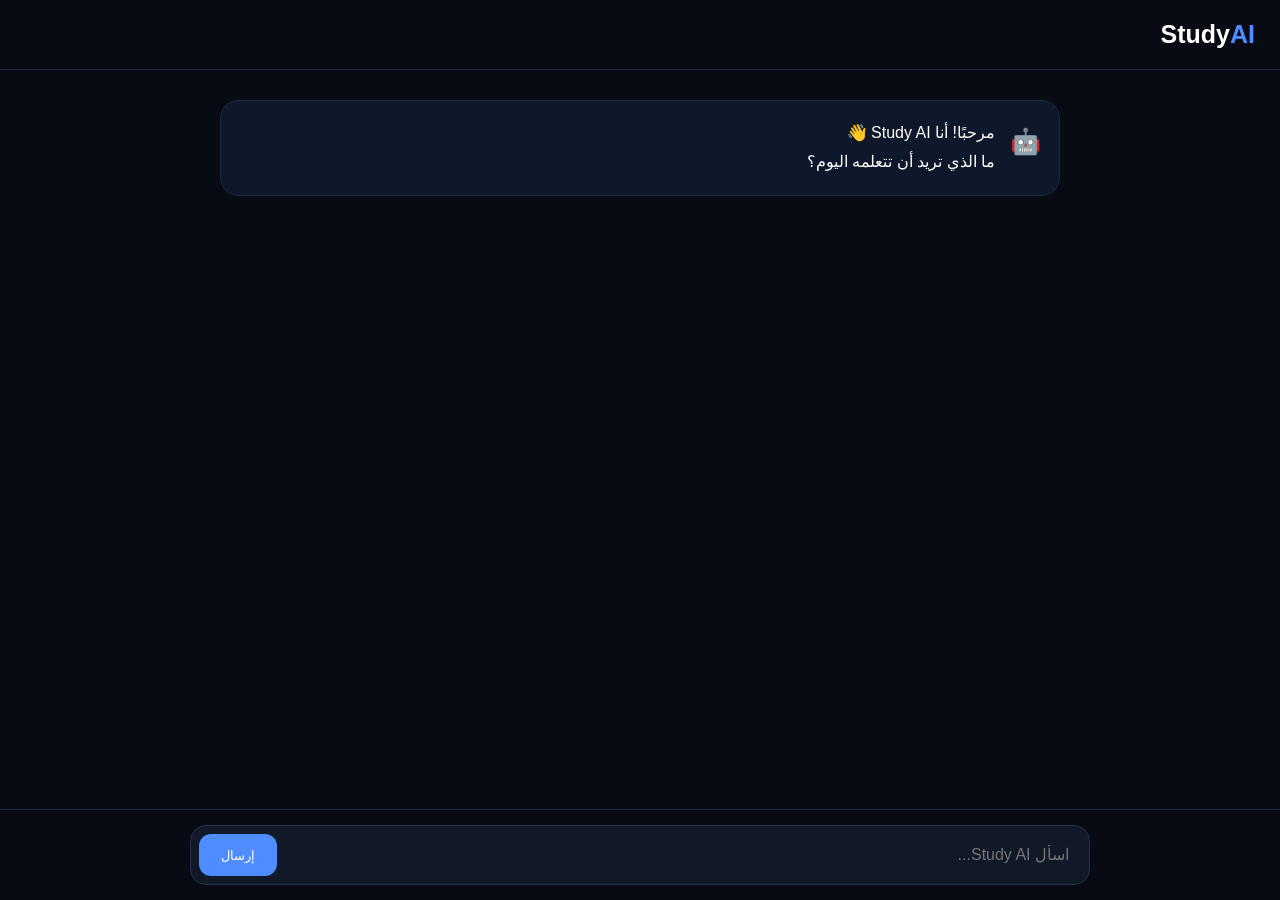
<file: templates/chat.html>
<!DOCTYPE html>
<html lang="ar" dir="rtl">

<head>

<meta charset="UTF-8">

<meta name="viewport"
      content="width=device-width, initial-scale=1.0">

<title>Study AI</title>

<style>

* {
    box-sizing: border-box;
}

body {
    margin: 0;
    background: #080b14;
    color: white;
    font-family: Arial, sans-serif;
}

.header {
    height: 70px;
    border-bottom: 1px solid #1e293b;

    display: flex;
    align-items: center;

    padding: 0 25px;
}

.logo {
    font-size: 25px;
    font-weight: bold;
}

.logo span {
    color: #4f8cff;
}

.chat {
    height: calc(100vh - 150px);
    max-width: 900px;

    margin: auto;

    padding: 30px;

    overflow-y: auto;
}

.message {
    display: flex;
    gap: 15px;

    margin-bottom: 25px;

    padding: 18px;

    border-radius: 18px;

    line-height: 1.8;
}

.user {
    background: #111827;
}

.ai {
    background: #0f172a;
    border: 1px solid #1e293b;
}

.avatar {
    font-size: 25px;
}

.input-area {
    position: fixed;

    bottom: 0;
    left: 0;
    right: 0;

    padding: 15px;

    background: #080b14;

    border-top: 1px solid #1e293b;
}

.input-box {
    max-width: 900px;
    margin: auto;

    display: flex;
    gap: 10px;

    background: #111827;

    border: 1px solid #263247;

    padding: 8px;

    border-radius: 16px;
}

#question {
    flex: 1;

    background: transparent;

    border: none;
    outline: none;

    color: white;

    padding: 12px;

    font-size: 16px;
}

button {
    border: none;

    background: #4f8cff;

    color: white;

    border-radius: 12px;

    padding: 12px 22px;

    cursor: pointer;
}

</style>

</head>

<body>

<header class="header">

    <div class="logo">
        Study<span>AI</span>
    </div>

</header>


<div id="chat" class="chat">

    <div class="message ai">

        <div class="avatar">
            🤖
        </div>

        <div>
            مرحبًا! أنا Study AI 👋
            <br>
            ما الذي تريد أن تتعلمه اليوم؟
        </div>

    </div>

</div>


<div class="input-area">

    <div class="input-box">

        <input
            id="question"
            placeholder="اسأل Study AI..."
            onkeydown="if(event.key === 'Enter') askAI()"
        >

        <button onclick="askAI()">
            إرسال
        </button>

    </div>

</div>


<script src="/static/js/app.js"></script>

</body>

</html>
</file>
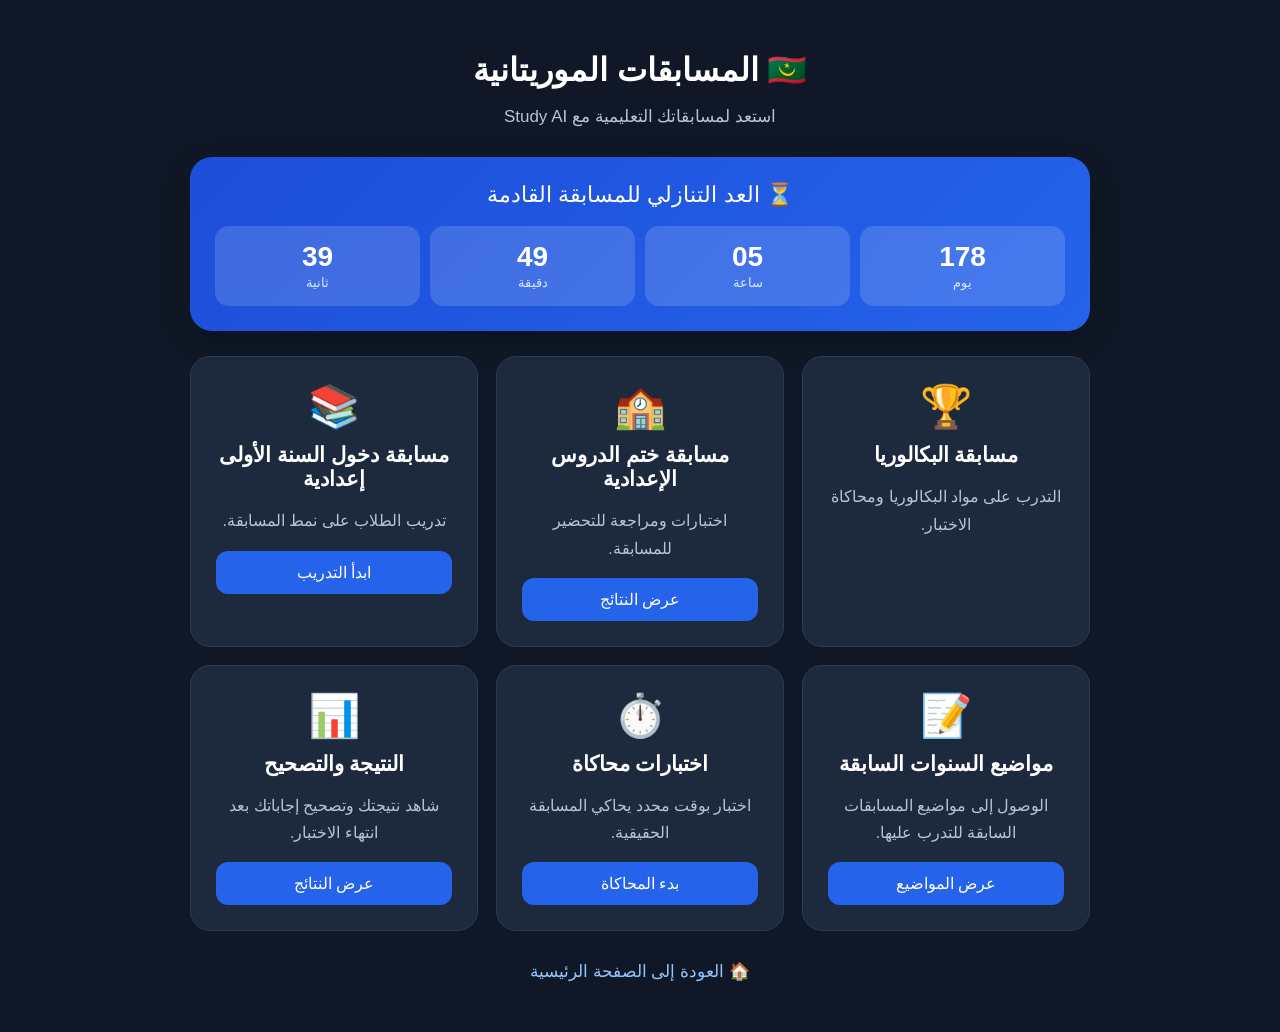
<file: templates/competitions.html>
<!DOCTYPE html>
<html lang="ar" dir="rtl">
<head>
    <meta charset="UTF-8">
    <meta name="viewport" content="width=device-width, initial-scale=1.0">
    <title>المسابقات الموريتانية - Study AI</title>

    <style>
        * {
            box-sizing: border-box;
        }

        body {
            margin: 0;
            font-family: Arial, sans-serif;
            background: #101827;
            color: white;
        }

        .container {
            width: min(100% - 30px, 900px);
            margin: auto;
            padding: 30px 0 50px;
        }

        .header {
            text-align: center;
            margin-bottom: 30px;
        }

        .header h1 {
            font-size: 32px;
            margin-bottom: 10px;
        }

        .header p {
            color: #b8c3d6;
            font-size: 17px;
        }

        .countdown-box {
            background: linear-gradient(135deg, #1d4ed8, #2563eb);
            border-radius: 22px;
            padding: 25px;
            text-align: center;
            margin-bottom: 25px;
            box-shadow: 0 10px 30px rgba(0,0,0,.25);
        }

        .countdown-title {
            font-size: 22px;
            margin-bottom: 18px;
        }

        .countdown {
            display: grid;
            grid-template-columns: repeat(4, 1fr);
            gap: 10px;
        }

        .time {
            background: rgba(255,255,255,.15);
            border-radius: 14px;
            padding: 15px 5px;
        }

        .time strong {
            display: block;
            font-size: 28px;
        }

        .time span {
            font-size: 13px;
            color: #dbeafe;
        }

        .cards {
            display: grid;
            grid-template-columns: repeat(auto-fit, minmax(250px, 1fr));
            gap: 18px;
        }

        .card {
            background: #1d293d;
            border: 1px solid #2c3b55;
            border-radius: 20px;
            padding: 25px;
            text-align: center;
            transition: .2s;
        }

        .card:hover {
            transform: translateY(-3px);
            border-color: #3b82f6;
        }

        .icon {
            font-size: 42px;
            margin-bottom: 12px;
        }

        .card h2 {
            font-size: 21px;
            margin: 8px 0;
        }

        .card p {
            color: #b8c3d6;
            line-height: 1.7;
        }

        button {
            border: 0;
            background: #2563eb;
            color: white;
            padding: 12px 20px;
            border-radius: 12px;
            font-size: 16px;
            cursor: pointer;
            width: 100%;
        }

        button:hover {
            background: #1d4ed8;
        }

        .back {
            display: block;
            text-align: center;
            color: #93c5fd;
            margin-top: 30px;
            text-decoration: none;
            font-size: 17px;
        }

        @media (max-width: 600px) {
            .header h1 {
                font-size: 27px;
            }

            .countdown {
                grid-template-columns: repeat(2, 1fr);
            }
        }
    </style>
</head>

<body>

<div class="container">

    <div class="header">
        <h1>🇲🇷 المسابقات الموريتانية</h1>
        <p>استعد لمسابقاتك التعليمية مع Study AI</p>
    </div>

    <div class="countdown-box">
        <div class="countdown-title">
            ⏳ العد التنازلي للمسابقة القادمة
        </div>

        <div class="countdown">
            <div class="time">
                <strong id="days">00</strong>
                <span>يوم</span>
            </div>

            <div class="time">
                <strong id="hours">00</strong>
                <span>ساعة</span>
            </div>

            <div class="time">
                <strong id="minutes">00</strong>
                <span>دقيقة</span>
            </div>

            <div class="time">
                <strong id="seconds">00</strong>
                <span>ثانية</span>
            </div>
        </div>
    </div>

    <div class="cards">

        <div class="card">
            <div class="icon">🏆</div>
            <h2>مسابقة البكالوريا</h2>
            <p>التدرب على مواد البكالوريا ومحاكاة الاختبار.</p>
        </div>

        <div class="card">
            <div class="icon">🏫</div>
            <h2>مسابقة ختم الدروس الإعدادية</h2>
            <p>اختبارات ومراجعة للتحضير للمسابقة.</p>
<button onclick="location.href='/results'">عرض النتائج</button>
        </div>

        <div class="card">
            <div class="icon">📚</div>
            <h2>مسابقة دخول السنة الأولى إعدادية</h2>
            <p>تدريب الطلاب على نمط المسابقة.</p>
            <button onclick="comingSoon()">ابدأ التدريب</button>
        </div>

        <div class="card">
            <div class="icon">📝</div>
            <h2>مواضيع السنوات السابقة</h2>
            <p>الوصول إلى مواضيع المسابقات السابقة للتدرب عليها.</p>
            <button onclick="location.href='/past-papers'">عرض المواضيع</button>
        </div>

        <div class="card">
            <div class="icon">⏱️</div>
            <h2>اختبارات محاكاة</h2>
            <p>اختبار بوقت محدد يحاكي المسابقة الحقيقية.</p>
            <button onclick="comingSoon()">بدء المحاكاة</button>
        </div>

        <div class="card">
            <div class="icon">📊</div>
            <h2>النتيجة والتصحيح</h2>
            <p>شاهد نتيجتك وتصحيح إجاباتك بعد انتهاء الاختبار.</p>
            <button onclick="comingSoon()">عرض النتائج</button>
        </div>

    </div>

    <a class="back" href="/">
        🏠 العودة إلى الصفحة الرئيسية
    </a>

</div>

<script>
    /*
      غيّر هذا التاريخ لاحقًا إلى التاريخ الرسمي للمسابقة.
      الصيغة:
      YYYY-MM-DDTHH:MM:SS
    */
    const competitionDate = new Date("2027-06-01T08:00:00").getTime();

    function updateCountdown() {
        const now = new Date().getTime();
        const difference = competitionDate - now;

        if (difference <= 0) {
            document.getElementById("days").textContent = "00";
            document.getElementById("hours").textContent = "00";
            document.getElementById("minutes").textContent = "00";
            document.getElementById("seconds").textContent = "00";
            return;
        }

        const days = Math.floor(difference / (1000 * 60 * 60 * 24));
        const hours = Math.floor(
            (difference / (1000 * 60 * 60)) % 24
        );
        const minutes = Math.floor(
            (difference / (1000 * 60)) % 60
        );
        const seconds = Math.floor(
            (difference / 1000) % 60
        );

        document.getElementById("days").textContent =
            String(days).padStart(2, "0");

        document.getElementById("hours").textContent =
            String(hours).padStart(2, "0");

        document.getElementById("minutes").textContent =
            String(minutes).padStart(2, "0");

        document.getElementById("seconds").textContent =
            String(seconds).padStart(2, "0");
    }

    setInterval(updateCountdown, 1000);
    updateCountdown();

    function comingSoon() {
        alert("🚧 هذا القسم قيد التجهيز وسيتم إضافة محتوى المسابقات قريبًا.");
    }
</script>

</body>
</html>
</file>
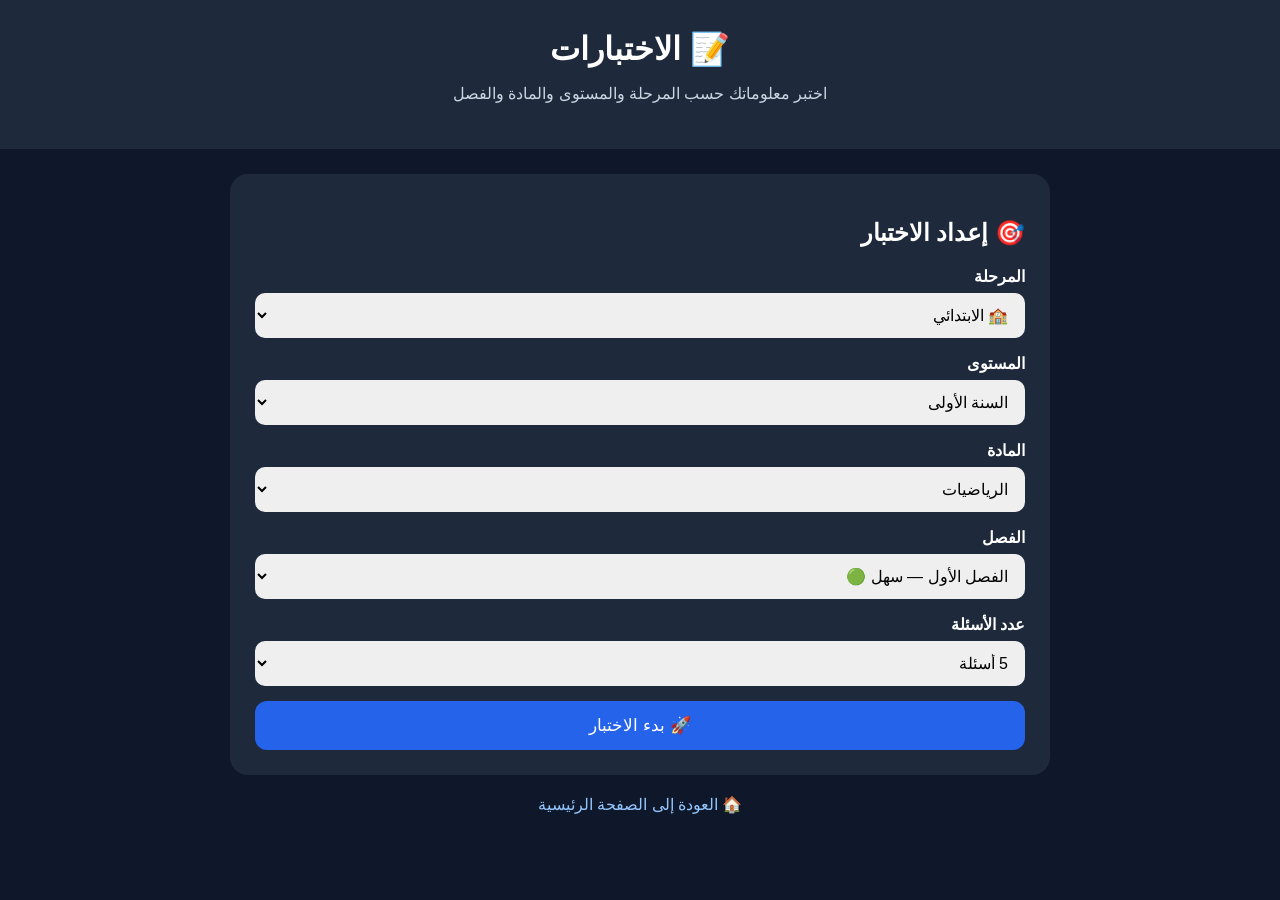
<file: templates/quizzes.html>
<!DOCTYPE html>
<html lang="ar" dir="rtl">
<head>
<meta charset="UTF-8">
<meta name="viewport" content="width=device-width, initial-scale=1.0">
<title>الاختبارات - Study AI</title>

<style>
*{box-sizing:border-box}

body{
    margin:0;
    font-family:Arial,sans-serif;
    background:#0f172a;
    color:white;
}

header{
    text-align:center;
    padding:30px 20px;
    background:#1e293b;
}

header h1{margin:0 0 10px}
header p{color:#cbd5e1}

.container{
    max-width:850px;
    margin:auto;
    padding:25px 15px;
}

.panel{
    background:#1e293b;
    padding:25px;
    border-radius:18px;
    margin-bottom:20px;
}

label{
    display:block;
    margin:16px 0 7px;
    font-weight:bold;
}

select{
    width:100%;
    padding:13px;
    border:0;
    border-radius:10px;
    font-size:16px;
}

button{
    width:100%;
    padding:14px;
    margin-top:15px;
    border:0;
    border-radius:12px;
    background:#2563eb;
    color:white;
    font-size:17px;
    cursor:pointer;
}

button:hover{background:#1d4ed8}

#quiz,#result{display:none}

.question-box{
    background:#334155;
    padding:22px;
    border-radius:15px;
}

.question-number{
    color:#93c5fd;
    margin-bottom:10px;
}

.difficulty{
    display:inline-block;
    background:#475569;
    padding:7px 12px;
    border-radius:20px;
    margin-bottom:15px;
}

.question-text{
    font-size:21px;
    line-height:1.7;
    margin-bottom:15px;
}

.option{
    text-align:right;
    background:#475569;
}

.option:hover{background:#64748b}

.score{
    text-align:center;
    font-size:48px;
    font-weight:bold;
    margin:25px 0;
}

.result-message{
    text-align:center;
    font-size:20px;
}

.notice{
    display:none;
    margin-top:15px;
    padding:12px;
    border-radius:10px;
    background:#7f1d1d;
    color:#fecaca;
}

.back{
    display:block;
    text-align:center;
    color:#93c5fd;
    text-decoration:none;
    margin-top:20px;
}
</style>
</head>

<body>

<header>
<h1>📝 الاختبارات</h1>
<p>اختبر معلوماتك حسب المرحلة والمستوى والمادة والفصل</p>
</header>

<div class="container">

<div id="setup" class="panel">

<h2>🎯 إعداد الاختبار</h2>

<label>المرحلة</label>
<select id="levelType" onchange="updateLevels()">
<option value="primary">🏫 الابتدائي</option>
<option value="middle">📘 الإعدادي</option>
<option value="secondary">🎓 الثانوي</option>
</select>

<label>المستوى</label>
<select id="level" onchange="updateSubjects()"></select>

<label>المادة</label>
<select id="subject"></select>

<label>الفصل</label>
<select id="term">
<option value="1">الفصل الأول — سهل 🟢</option>
<option value="2">الفصل الثاني — متوسط 🟡</option>
<option value="3">الفصل الثالث — صعب 🔴</option>
</select>

<label>عدد الأسئلة</label>
<select id="questionCount">
<option value="5">5 أسئلة</option>
<option value="10">10 أسئلة</option>
<option value="15">15 سؤالًا</option>
</select>
<button onclick="startQuiz()">🚀 بدء الاختبار</button>

<div id="notice" class="notice"></div>

</div>


<div id="quiz" class="panel">

<div class="question-box">

<div id="questionNumber" class="question-number"></div>

<div id="difficulty" class="difficulty"></div>

<div id="questionText" class="question-text"></div>

<div id="options"></div>

</div>

</div>


<div id="result" class="panel">

<h2 style="text-align:center">🎉 انتهى الاختبار</h2>

<div id="score" class="score">0 / 20</div>

<div id="resultMessage" class="result-message"></div>

<button onclick="restartQuiz()">🔄 اختبار جديد</button>

</div>

<a class="back" href="/">🏠 العودة إلى الصفحة الرئيسية</a>

</div>


<script>

const levels={
primary:[
["1","السنة الأولى"],
["2","السنة الثانية"],
["3","السنة الثالثة"],
["4","السنة الرابعة"],
["5","السنة الخامسة"],
["6","السنة السادسة"]
],
middle:[
["1","السنة الأولى الإعدادية"],
["2","السنة الثانية الإعدادية"],
["3","السنة الثالثة الإعدادية"],
["4","السنة الرابعة الإعدادية"]
],
secondary:[
["5","السنة الخامسة الثانوية"],
["6","السنة السادسة الثانوية"],
["7","السنة السابعة الثانوية"]
]
};


const subjects={
primary:[
["math","الرياضيات"],
["arabic","اللغة العربية"],
["french","اللغة الفرنسية"],
["science","العلوم"],
["history","التاريخ"],
["geography","الجغرافيا"],
["islamic","التربية الإسلامية"],
["civics","التربية المدنية"]
],
middle:[
["math","الرياضيات"],
["arabic","اللغة العربية"],
["french","اللغة الفرنسية"],
["english","اللغة الإنجليزية"],
["science","العلوم الطبيعية"],
["history","التاريخ"],
["geography","الجغرافيا"],
["islamic","التربية الإسلامية"],
["civics","التربية المدنية"],
["physics","الفيزياء"]
],
secondary:[
["math","الرياضيات"],
["arabic","اللغة العربية"],
["french","اللغة الفرنسية"],
["english","اللغة الإنجليزية"],
["physics","الفيزياء"],
["chemistry","الكيمياء"],
["philosophy","الفلسفة"],
["islamic","التربية الإسلامية"],
["fiqh","الفقه والأصول"],
["history","التاريخ"],
["geography","الجغرافيا"]
]
};


/*
أسئلة تجريبية.
سيتم لاحقًا ربطها مباشرة بكتب المنهج الموريتاني.
*/

const questions={

math:[
{t:"primary",l:"1",term:1,q:"كم يساوي 2 + 3 ؟",o:["4","5","6","7"],a:1},
{t:"primary",l:"2",term:1,q:"كم يساوي 5 + 4 ؟",o:["7","8","9","10"],a:2},
{t:"primary",l:"3",term:2,q:"كم يساوي 7 × 3 ؟",o:["18","21","24","27"],a:1},
{t:"primary",l:"4",term:2,q:"كم يساوي 12 ÷ 3 ؟",o:["3","4","5","6"],a:1},
{t:"middle",l:"1",term:1,q:"كم يساوي 5 × 6 ؟",o:["20","25","30","35"],a:2},
{t:"middle",l:"2",term:2,q:"إذا كان x + 5 = 12، فما قيمة x؟",o:["5","6","7","8"],a:2},
{t:"middle",l:"3",term:2,q:"ما قيمة 3² ؟",o:["6","8","9","12"],a:2},
{t:"middle",l:"4",term:3,q:"ما قيمة √81 ؟",o:["7","8","9","10"],a:2},
{t:"secondary",l:"5",term:1,q:"ما مشتقة الدالة f(x)=x²؟",o:["x","2x","x²","2"],a:1},
{t:"secondary",l:"6",term:2,q:"إذا كان 2x = 10، فما قيمة x؟",o:["2","4","5","10"],a:2},
{t:"secondary",l:"7",term:3,q:"ما قيمة log₁₀(100)؟",o:["1","2","10","100"],a:1}
],

arabic:[
{t:"primary",l:"3",term:1,q:"ما نوع كلمة «كتاب»؟",o:["اسم","فعل","حرف","جملة"],a:0},
{t:"middle",l:"1",term:1,q:"ما جمع كلمة «كتاب»؟",o:["كاتب","كتب","مكتوب","كتابة"],a:1},
{t:"middle",l:"2",term:2,q:"ما نوع الجملة «العلم نور»؟",o:["فعلية","اسمية","استفهامية","أمر"],a:1},
{t:"middle",l:"3",term:2,q:"ما ضد كلمة «سريع»؟",o:["قوي","بطيء","كبير","جميل"],a:1},
{t:"secondary",l:"5",term:1,q:"ما إعراب كلمة «العلم» في «العلم نور»؟",o:["مفعول به","خبر","مبتدأ","حال"],a:2},
{t:"secondary",l:"7",term:3,q:"ما الغرض الأساسي من التشبيه في البلاغة؟",o:["توضيح المعنى وتقريبه","حذف المعنى","إخفاء الفكرة","تغيير زمن الفعل"],a:0}
],

french:[
{t:"primary",l:"4",term:1,q:"Quel est le pluriel de « livre » ?",o:["livres","livre","livrée","livrer"],a:0},
{t:"middle",l:"1",term:1,q:"Quel est le contraire de « grand » ?",o:["petit","long","fort","haut"],a:0},
{t:"middle",l:"2",term:2,q:"Choisissez le verbe : « Il ___ à l'école. »",o:["va","livre","maison","grand"],a:0},
{t:"secondary",l:"5",term:2,q:"Quel est le passé composé de « manger » avec « il » ?",o:["Il mange","Il mangera","Il a mangé","Il mangeait"],a:2}
],

science:[
{t:"primary",l:"4",term:1,q:"ما العضو الذي يضخ الدم في جسم الإنسان؟",o:["القلب","الرئة","المعدة","الكبد"],a:0},
{t:"middle",l:"1",term:2,q:"ما الغاز الضروري للتنفس؟",o:["الأكسجين","النيتروجين","الهيدروجين","ثاني أكسيد الكربون"],a:0},
{t:"middle",l:"3",term:3,q:"أين تحدث عملية البناء الضوئي في النبات؟",o:["الجذور","الأوراق","الثمار","البذور"],a:1}
],

history:[
{t:"primary",l:"5",term:1,q:"ما العلم الذي يدرس أحداث الماضي؟",o:["الجغرافيا","التاريخ","الرياضيات","الفيزياء"],a:1},
{t:"middle",l:"2",term:2,q:"ما الذي يدرسه علم التاريخ أساسًا؟",o:["أحداث الماضي","الكواكب فقط","الأرقام","النباتات"],a:0},
{t:"secondary",l:"5",term:3,q:"ما المصدر الذي يعتمد عليه المؤرخ لدراسة الماضي؟",o:["المصادر التاريخية","المعادلات فقط","التجارب الكيميائية فقط","الطقس"],a:0}
],

geography:[
{t:"primary",l:"5",term:1,q:"ماذا تدرس الجغرافيا؟",o:["سطح الأرض والظواهر المرتبطة به","الحساب فقط","اللغة فقط","الموسيقى"],a:0},
{t:"middle",l:"2",term:2,q:"ما الخط الوهمي الذي يقسم الأرض إلى نصفين شمالي وجنوبي؟",o:["خط الاستواء","خط غرينتش","مدار السرطان","مدار الجدي"],a:0},
{t:"secondary",l:"6",term:3,q:"ما الأداة التي تستخدم لتمثيل سطح الأرض بشكل مصغر؟",o:["الخريطة","الساعة","الميزان","المجهر"],a:0}
]

};



let currentQuestions=[];
let currentIndex=0;
let correctAnswers=0;
let selectedTerm=1;
let selectedSubject="";
let selectedCount=5;
let usedQuestions=[];


function updateLevels(){

    const type=document.getElementById("levelType").value;
    const level=document.getElementById("level");

    level.innerHTML="";

    levels[type].forEach(x=>{
        const option=document.createElement("option");
        option.value=x[0];
        option.textContent=x[1];
        level.appendChild(option);
    });

    updateSubjects();
}


function updateSubjects(){

    const type=document.getElementById("levelType").value;
    const subject=document.getElementById("subject");

    subject.innerHTML="";

    subjects[type].forEach(x=>{
        const option=document.createElement("option");
        option.value=x[0];
        option.textContent=x[1];
        subject.appendChild(option);
    });
}


async function startQuiz(){

    const type=document.getElementById("levelType").value;
    const level=document.getElementById("level").value;
    selectedSubject=document.getElementById("subject").value;
    selectedTerm=Number(document.getElementById("term").value);

    const countValue=document.getElementById("questionCount").value;

    selectedCount=countValue==="infinite"
        ? Infinity
        : Number(countValue);

    currentQuestions=[];
    currentIndex=0;
    correctAnswers=0;
    usedQuestions=[];

    const notice=document.getElementById("notice");

    notice.style.display="none";

    document.getElementById("setup").style.display="none";
    document.getElementById("result").style.display="none";
    document.getElementById("quiz").style.display="block";

    await loadNextQuestion(type,level);
}


async function loadNextQuestion(type,level){

    const questionText=document.getElementById("questionText");

    questionText.textContent="⏳ جاري توليد سؤال جديد...";

    document.getElementById("options").innerHTML="";

    try{

        let question=null;

        const apiUrl =
            "/api/quiz/question?subject=" +
            encodeURIComponent(selectedSubject) +
            "&stage=" +
            encodeURIComponent(type) +
            "&level=" +
            encodeURIComponent(level) +
            "&term=" +
            encodeURIComponent(selectedTerm);

        // نحاول الحصول على سؤال جديد لا يشبه الأسئلة السابقة
        for(let attempt=0;attempt<8;attempt++){

            const response=await fetch(apiUrl);

            const data=await response.json();

            if(!data.success){
                throw new Error(data.error || "تعذر توليد السؤال");
            }

            const q=data.question;

            const key=q.question.trim();

            if(!usedQuestions.includes(key)){
                question=q;
                usedQuestions.push(key);
                break;
            }
        }

        if(!question){

            // إذا انتهت الأسئلة المختلفة، نسمح بإعادة التوليد
            const response=await fetch(apiUrl);

            const data=await response.json();

            if(!data.success){
                throw new Error(data.error || "تعذر توليد السؤال");
            }

            question=data.question;

            usedQuestions.push(question.question.trim());
        }

        currentQuestions.push(question);

        showQuestion(question);

    }catch(error){

        console.error(error);

        document.getElementById("quiz").style.display="none";
        document.getElementById("setup").style.display="block";

        const notice=document.getElementById("notice");

        notice.textContent=
            "⚠️ تعذر توليد سؤال من كتب المنهج. تأكد من وجود نصوص الكتب في book_texts.";

        notice.style.display="block";
    }
}


function showQuestion(q){

    const numberText =
        selectedCount===Infinity
        ? "السؤال "+(currentIndex+1)+" ♾️"
        : "السؤال "+(currentIndex+1)+" من "+selectedCount;

    document.getElementById("questionNumber").textContent=numberText;

    let difficulty="سهل";

    if(selectedTerm===2){
        difficulty="متوسط";
    }

    if(selectedTerm===3){
        difficulty="صعب";
    }

    document.getElementById("difficulty").textContent=
        "🎯 مستوى الصعوبة: "+difficulty;

    document.getElementById("questionText").textContent=q.question;

    const options=document.getElementById("options");

    options.innerHTML="";

    q.options.forEach((text,index)=>{

        const button=document.createElement("button");

        button.className="option";
        button.textContent=text;

        button.onclick=()=>checkAnswer(index);

        options.appendChild(button);
    });
}


async function checkAnswer(index){

    const q=currentQuestions[currentIndex];

    const buttons=document.querySelectorAll("#options .option");

    // منع الضغط أكثر من مرة
    buttons.forEach(button=>{
        button.disabled=true;
    });

    if(index===q.answer){
        correctAnswers++;
    }

    currentIndex++;

    // الوضع اللانهائي
    if(selectedCount===Infinity){

        await loadNextQuestion(
            document.getElementById("levelType").value,
            document.getElementById("level").value
        );

        return;
    }

    // الاختبار المحدد العدد
    if(currentIndex>=selectedCount){

        finishQuiz();
        return;
    }

    await loadNextQuestion(
        document.getElementById("levelType").value,
        document.getElementById("level").value
    );
}


function finishQuiz(){

    document.getElementById("quiz").style.display="none";
    document.getElementById("result").style.display="block";

    const total=currentQuestions.length;

    const score=total
        ? Math.round((correctAnswers/total)*20)
        : 0;

    document.getElementById("score").textContent=
        score+" / 20";

    let message;

    if(score>=18){
        message="🌟 ممتاز جدًا! أداء رائع.";
    }else if(score>=15){
        message="👏 أحسنت! نتيجتك جيدة جدًا.";
    }else if(score>=10){
        message="👍 جيد، واصل المراجعة.";
    }else{
        message="📚 لا بأس، راجع الدرس وحاول مرة أخرى.";
    }

    document.getElementById("resultMessage").textContent=message;
}


function restartQuiz(){

    document.getElementById("result").style.display="none";
    document.getElementById("quiz").style.display="none";
    document.getElementById("setup").style.display="block";

    currentQuestions=[];
    currentIndex=0;
    correctAnswers=0;
    usedQuestions=[];
}


document.addEventListener("DOMContentLoaded",updateLevels);

</script>

</body>
</html>
</file>
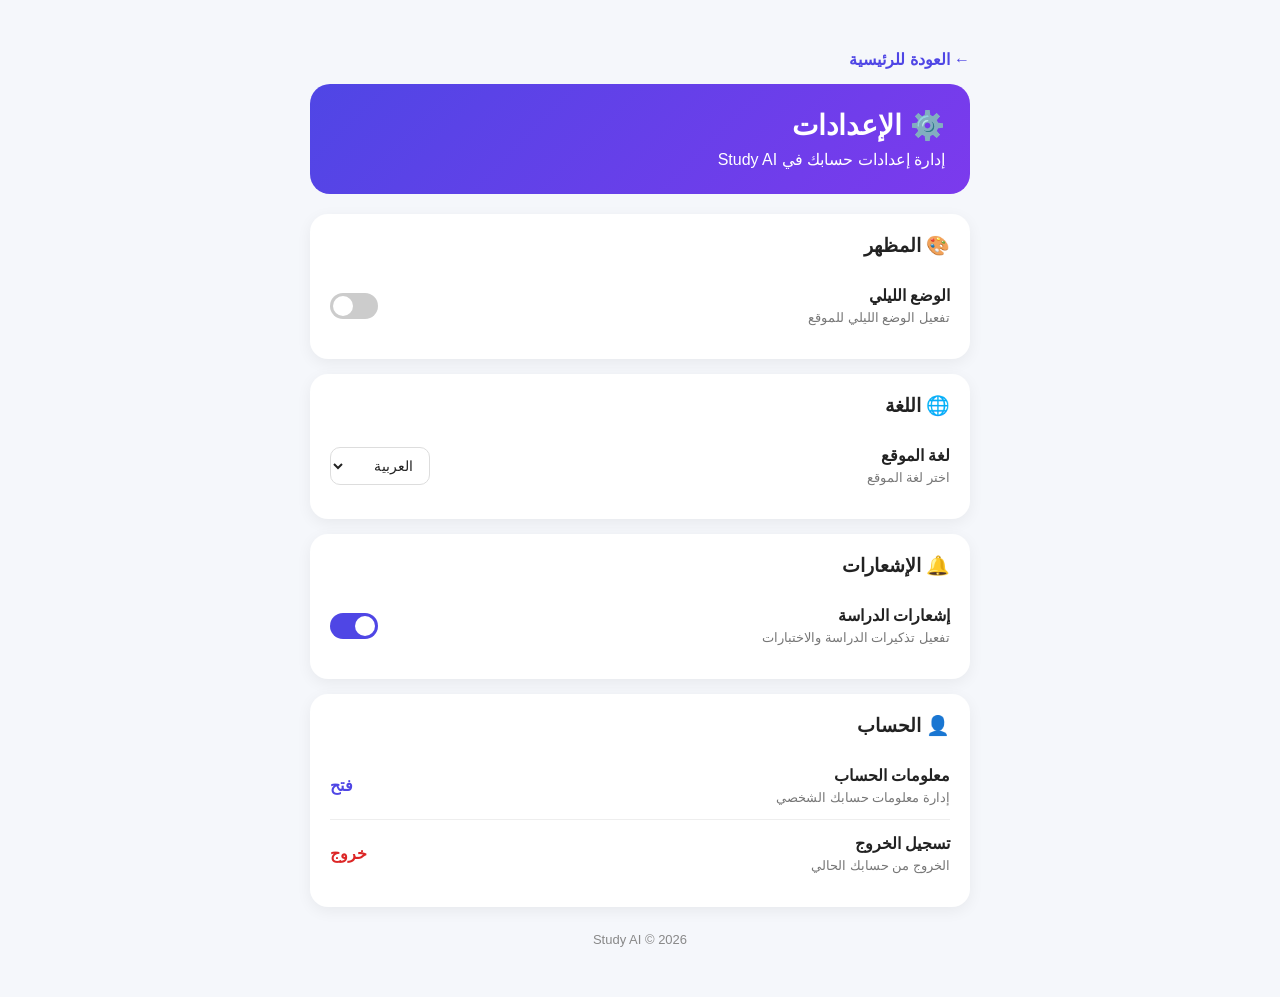
<file: templates/settings.html>
<!DOCTYPE html>
<html lang="ar" dir="rtl">

<head>
    <meta charset="UTF-8">
    <meta name="viewport" content="width=device-width, initial-scale=1.0">

    <title id="pageTitle">الإعدادات - Study AI</title>

    <style>
        * {
            box-sizing: border-box;
            margin: 0;
            padding: 0;
        }

        body {
            font-family: Arial, sans-serif;
            background: #f5f7fb;
            color: #222;
            transition: .3s;
        }

        body.dark {
            background: #111827;
            color: #f3f4f6;
        }

        .container {
            max-width: 700px;
            margin: 30px auto;
            padding: 20px;
        }

        .back {
            display: inline-block;
            margin-bottom: 15px;
            color: #4f46e5;
            text-decoration: none;
            font-weight: bold;
        }

        body.dark .back {
            color: #a5b4fc;
        }

        .header {
            background: linear-gradient(135deg, #4f46e5, #7c3aed);
            color: white;
            padding: 25px;
            border-radius: 20px;
            margin-bottom: 20px;
        }

        .header h1 {
            font-size: 28px;
            margin-bottom: 8px;
        }

        .card {
            background: white;
            border-radius: 18px;
            padding: 20px;
            margin-bottom: 15px;
            box-shadow: 0 4px 15px rgba(0,0,0,.06);
            transition: .3s;
        }

        body.dark .card {
            background: #1f2937;
            box-shadow: 0 4px 15px rgba(0,0,0,.3);
        }

        .card h2 {
            font-size: 19px;
            margin-bottom: 15px;
        }

        .setting {
            display: flex;
            align-items: center;
            justify-content: space-between;
            padding: 14px 0;
            border-bottom: 1px solid #eee;
        }

        body.dark .setting {
            border-bottom-color: #374151;
        }

        .setting:last-child {
            border-bottom: none;
        }

        .setting-info {
            display: flex;
            flex-direction: column;
            gap: 5px;
        }

        .setting-title {
            font-weight: bold;
        }

        .setting-description {
            font-size: 13px;
            color: #777;
        }

        body.dark .setting-description {
            color: #9ca3af;
        }

        select {
            padding: 9px 12px;
            border: 1px solid #ddd;
            border-radius: 10px;
            background: white;
            color: #222;
            font-size: 14px;
        }

        body.dark select {
            background: #374151;
            color: white;
            border-color: #4b5563;
        }

        .switch {
            position: relative;
            width: 48px;
            height: 26px;
        }

        .switch input {
            display: none;
        }

        .slider {
            position: absolute;
            inset: 0;
            background: #ccc;
            border-radius: 30px;
            cursor: pointer;
            transition: .3s;
        }

        .slider:before {
            content: "";
            position: absolute;
            width: 20px;
            height: 20px;
            left: 3px;
            top: 3px;
            background: white;
            border-radius: 50%;
            transition: .3s;
        }

        input:checked + .slider {
            background: #4f46e5;
        }

        input:checked + .slider:before {
            transform: translateX(22px);
        }

        .account-link {
            color: #4f46e5;
            text-decoration: none;
            font-weight: bold;
        }

        body.dark .account-link {
            color: #a5b4fc;
        }

        .logout {
            color: #dc2626;
            text-decoration: none;
            font-weight: bold;
        }

        .footer {
            text-align: center;
            color: #888;
            font-size: 13px;
            margin-top: 25px;
        }

        body.dark .footer {
            color: #9ca3af;
        }
    </style>
</head>

<body>

<div class="container">

    <a href="/" class="back" id="backButton">← العودة للرئيسية</a>

    <div class="header">
        <h1 id="settingsTitle">⚙️ الإعدادات</h1>
        <p id="settingsDescription">
            إدارة إعدادات حسابك في Study AI
        </p>
    </div>

    <div class="card">

        <h2 id="appearanceTitle">🎨 المظهر</h2>

        <div class="setting">

            <div class="setting-info">
                <span class="setting-title" id="darkTitle">
                    الوضع الليلي
                </span>

                <span class="setting-description" id="darkDescription">
                    تفعيل الوضع الليلي للموقع
                </span>
            </div>

            <label class="switch">
                <input type="checkbox" id="darkMode">
                <span class="slider"></span>
            </label>

        </div>

    </div>


    <div class="card">

        <h2 id="languageTitle">🌐 اللغة</h2>

        <div class="setting">

            <div class="setting-info">
                <span class="setting-title" id="languageName">
                    لغة الموقع
                </span>

                <span class="setting-description" id="languageDescription">
                    اختر لغة الموقع
                </span>
            </div>

            <select id="language">

                <option value="ar">العربية</option>

                <option value="en">English</option>

                <option value="fr">Français</option>

            </select>

        </div>

    </div>


    <div class="card">

        <h2 id="notificationsTitle">🔔 الإشعارات</h2>

        <div class="setting">

            <div class="setting-info">

                <span class="setting-title" id="notificationsName">
                    إشعارات الدراسة
                </span>

                <span class="setting-description" id="notificationsDescription">
                    تفعيل تذكيرات الدراسة والاختبارات
                </span>

            </div>

            <label class="switch">

                <input
                    type="checkbox"
                    id="notifications"
                    checked
                >

                <span class="slider"></span>

            </label>

        </div>

    </div>


    <div class="card">

        <h2 id="accountTitle">👤 الحساب</h2>

        <div class="setting">

            <div class="setting-info">

                <span class="setting-title" id="accountName">
                    معلومات الحساب
                </span>

                <span class="setting-description" id="accountDescription">
                    إدارة معلومات حسابك الشخصي
                </span>

            </div>

            <a href="/account"
               class="account-link"
               id="accountButton">
                فتح
            </a>

        </div>


        <div class="setting">

            <div class="setting-info">

                <span class="setting-title" id="logoutName">
                    تسجيل الخروج
                </span>

                <span class="setting-description" id="logoutDescription">
                    الخروج من حسابك الحالي
                </span>

            </div>

            <a href="/logout"
               class="logout"
               id="logoutButton">
                خروج
            </a>

        </div>

    </div>


    <div class="footer">
        Study AI © 2026
    </div>

</div>


<script>

const darkMode =
    document.getElementById("darkMode");

const language =
    document.getElementById("language");

const notifications =
    document.getElementById("notifications");


/* =========================
   الوضع الليلي
========================= */

function applyDarkMode() {

    if (darkMode.checked) {

        document.body.classList.add("dark");

        localStorage.setItem(
            "darkMode",
            "true"
        );

    } else {

        document.body.classList.remove("dark");

        localStorage.setItem(
            "darkMode",
            "false"
        );
    }
}


darkMode.checked =
    localStorage.getItem("darkMode") === "true";

applyDarkMode();


darkMode.addEventListener(
    "change",
    applyDarkMode
);


/* =========================
   الإشعارات
========================= */

notifications.checked =
    localStorage.getItem("notifications") !== "false";


notifications.addEventListener(
    "change",
    function () {

        localStorage.setItem(
            "notifications",
            this.checked ? "true" : "false"
        );

    }
);


/* =========================
   اللغات
========================= */

const translations = {

    ar: {

        direction: "rtl",

        title: "الإعدادات - Study AI",

        back: "← العودة للرئيسية",

        settingsTitle: "⚙️ الإعدادات",

        settingsDescription:
            "إدارة إعدادات حسابك في Study AI",

        appearanceTitle:
            "🎨 المظهر",

        darkTitle:
            "الوضع الليلي",

        darkDescription:
            "تفعيل الوضع الليلي للموقع",

        languageTitle:
            "🌐 اللغة",

        languageName:
            "لغة الموقع",

        languageDescription:
            "اختر لغة الموقع",

        notificationsTitle:
            "🔔 الإشعارات",

        notificationsName:
            "إشعارات الدراسة",

        notificationsDescription:
            "تفعيل تذكيرات الدراسة والاختبارات",

        accountTitle:
            "👤 الحساب",

        accountName:
            "معلومات الحساب",

        accountDescription:
            "إدارة معلومات حسابك الشخصي",

        accountButton:
            "فتح",

        logoutName:
            "تسجيل الخروج",

        logoutDescription:
            "الخروج من حسابك الحالي",

        logoutButton:
            "خروج"
    },


    en: {

        direction: "ltr",

        title: "Settings - Study AI",

        back: "Back to home →",

        settingsTitle: "⚙️ Settings",

        settingsDescription:
            "Manage your Study AI account settings",

        appearanceTitle:
            "🎨 Appearance",

        darkTitle:
            "Dark mode",

        darkDescription:
            "Enable dark mode",

        languageTitle:
            "🌐 Language",

        languageName:
            "Website language",

        languageDescription:
            "Choose your website language",

        notificationsTitle:
            "🔔 Notifications",

        notificationsName:
            "Study notifications",

        notificationsDescription:
            "Enable study and quiz reminders",

        accountTitle:
            "👤 Account",

        accountName:
            "Account information",

        accountDescription:
            "Manage your personal account information",

        accountButton:
            "Open",

        logoutName:
            "Log out",

        logoutDescription:
            "Log out of your current account",

        logoutButton:
            "Log out"
    },


    fr: {

        direction: "ltr",

        title: "Paramètres - Study AI",

        back: "Retour à l'accueil →",

        settingsTitle: "⚙️ Paramètres",

        settingsDescription:
            "Gérez les paramètres de votre compte Study AI",

        appearanceTitle:
            "🎨 Apparence",

        darkTitle:
            "Mode sombre",

        darkDescription:
            "Activer le mode sombre",

        languageTitle:
            "🌐 Langue",

        languageName:
            "Langue du site",

        languageDescription:
            "Choisissez la langue du site",

        notificationsTitle:
            "🔔 Notifications",

        notificationsName:
            "Notifications d'étude",

        notificationsDescription:
            "Activer les rappels d'étude et de quiz",

        accountTitle:
            "👤 Compte",

        accountName:
            "Informations du compte",

        accountDescription:
            "Gérer les informations de votre compte",

        accountButton:
            "Ouvrir",

        logoutName:
            "Déconnexion",

        logoutDescription:
            "Se déconnecter de votre compte",

        logoutButton:
            "Déconnexion"
    }

};


/* =========================
   تطبيق اللغة
========================= */

function applyLanguage() {

    const lang =
        language.value;

    const t =
        translations[lang];

    document.documentElement.lang =
        lang;

    document.documentElement.dir =
        t.direction;

    document.getElementById(
        "pageTitle"
    ).textContent = t.title;

    document.getElementById(
        "backButton"
    ).textContent = t.back;

    document.getElementById(
        "settingsTitle"
    ).textContent = t.settingsTitle;

    document.getElementById(
        "settingsDescription"
    ).textContent =
        t.settingsDescription;

    document.getElementById(
        "appearanceTitle"
    ).textContent =
        t.appearanceTitle;

    document.getElementById(
        "darkTitle"
    ).textContent =
        t.darkTitle;

    document.getElementById(
        "darkDescription"
    ).textContent =
        t.darkDescription;

    document.getElementById(
        "languageTitle"
    ).textContent =
        t.languageTitle;

    document.getElementById(
        "languageName"
    ).textContent =
        t.languageName;

    document.getElementById(
        "languageDescription"
    ).textContent =
        t.languageDescription;

    document.getElementById(
        "notificationsTitle"
    ).textContent =
        t.notificationsTitle;

    document.getElementById(
        "notificationsName"
    ).textContent =
        t.notificationsName;

    document.getElementById(
        "notificationsDescription"
    ).textContent =
        t.notificationsDescription;

    document.getElementById(
        "accountTitle"
    ).textContent =
        t.accountTitle;

    document.getElementById(
        "accountName"
    ).textContent =
        t.accountName;

    document.getElementById(
        "accountDescription"
    ).textContent =
        t.accountDescription;

    document.getElementById(
        "accountButton"
    ).textContent =
        t.accountButton;

    document.getElementById(
        "logoutName"
    ).textContent =
        t.logoutName;

    document.getElementById(
        "logoutDescription"
    ).textContent =
        t.logoutDescription;

    document.getElementById(
        "logoutButton"
    ).textContent =
        t.logoutButton;

    localStorage.setItem(
        "language",
        lang
    );
}


/* استعادة اللغة */

const savedLanguage =
    localStorage.getItem("language");

if (savedLanguage &&
    translations[savedLanguage]) {

    language.value =
        savedLanguage;
}

applyLanguage();


language.addEventListener(
    "change",
    applyLanguage
);

</script>

</body>
</html>
</file>
